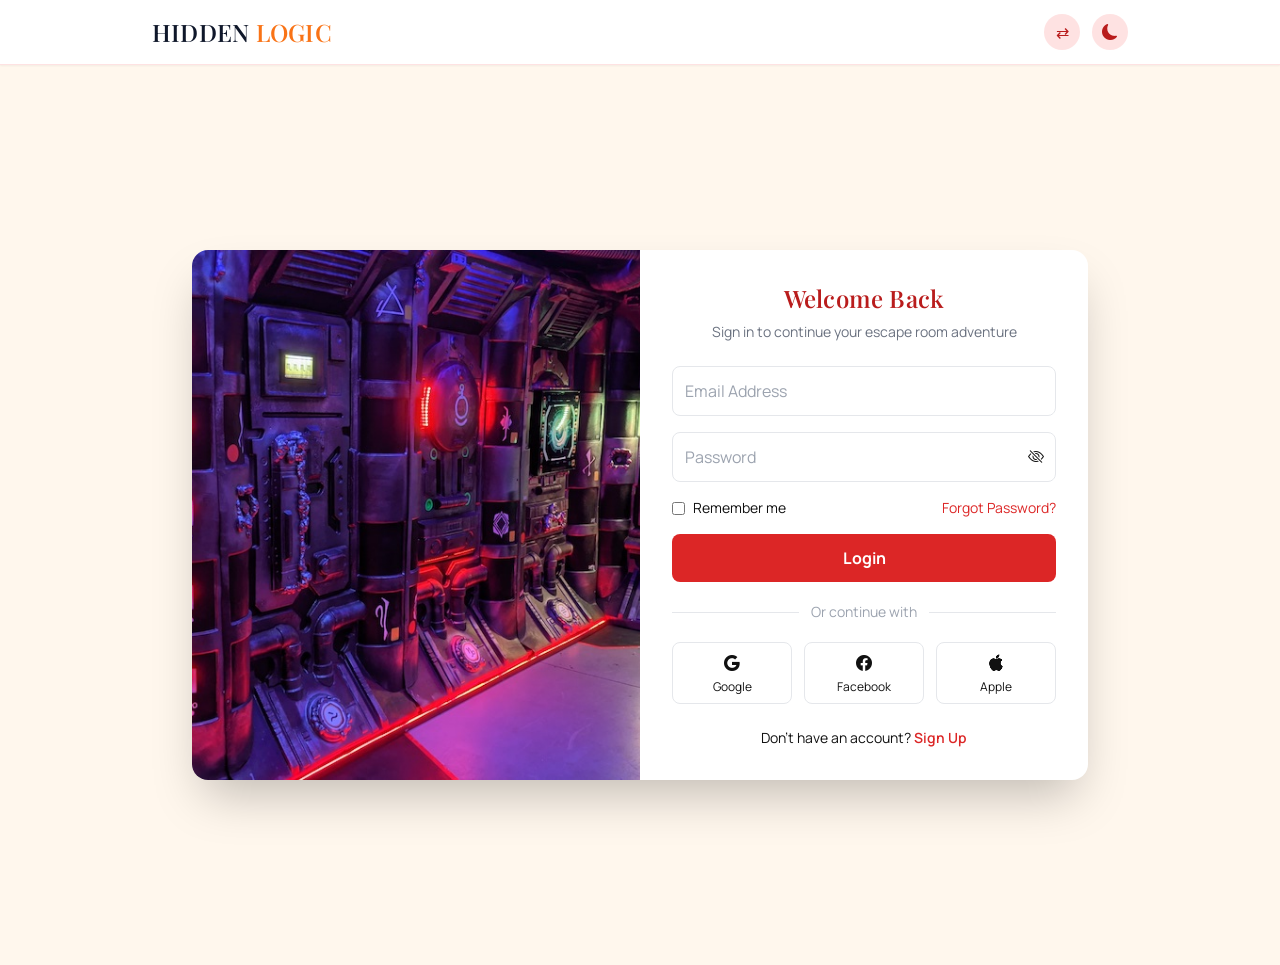
<file: escape/login.html>
<!DOCTYPE html>
<html lang="en" dir="ltr">

<head>
  <meta charset="UTF-8">
  <meta name="viewport" content="width=device-width, initial-scale=1.0">

  <title>Login - Hidden Logic</title>
  <link rel="icon" href="images/logo.jpeg">
  <link rel="preconnect" href="https://fonts.googleapis.com">
  <link rel="preconnect" href="https://fonts.gstatic.com" crossorigin>
  <link
    href="https://fonts.googleapis.com/css2?family=Manrope:wght@300;400;500;600;700&family=Playfair+Display:wght@400;500;600;700;900&display=swap"
    rel="stylesheet">
  <script src="tailwind.js"></script>
  <link rel="stylesheet" href="https://cdn.jsdelivr.net/npm/bootstrap-icons@1.11.3/font/bootstrap-icons.min.css">

  <style>
    :root {
      --bg: #FFF7ED;
      --text: #111;
    }

    [data-theme="dark"] {
      --bg: #000000;
      --text: #ffffff;
    }

    body {
      background: var(--bg);
      color: var(--text);
      font-family: 'Manrope', sans-serif;
      transition: background-color 0.4s ease, color 0.4s ease;
    }

    /* PREMIUM DARK MODE CONTRAST FIXES FOR LOGIN */
    [data-theme="dark"] nav,
    [data-theme="dark"] .bg-white {
      background-color: #000000 !important;
      border-color: #7c2d12 !important;
    }

    [data-theme="dark"] .border-red-100,
    [data-theme="dark"] .border-b,
    [data-theme="dark"] .border {
      border-color: #7c2d12 !important;
    }

    [data-theme="dark"] h1,
    [data-theme="dark"] h1 a,
    [data-theme="dark"] h2,
    [data-theme="dark"] label,
    [data-theme="dark"] span,
    [data-theme="dark"] p {
      color: #ffffff !important;
    }

    [data-theme="dark"] h2 {
      color: #fb923c !important;
    }

    [data-theme="dark"] .text-slate-900 {
      color: #ffffff !important;
    }

    [data-theme="dark"] input {
      background-color: #000000 !important;
      border-color: #7c2d12 !important;
      color: #ffffff !important;
    }

    [data-theme="dark"] input::placeholder {
      color: #6b7280 !important;
    }

    [data-theme="dark"] button.border {
      background-color: #000000 !important;
      border-color: #7c2d12 !important;
      color: #ffffff !important;
    }

    [data-theme="dark"] button.border:hover {
      background-color: rgba(249, 115, 22, 0.15) !important;
    }

    /* Target social login buttons specifically */
    [data-theme="dark"] .flex-1.flex.flex-col.items-center {
      background-color: #000000 !important;
      border-color: #7c2d12 !important;
      color: #ffffff !important;
    }

    [data-theme="dark"] .flex-1.flex.flex-col.items-center:hover {
      background-color: rgba(249, 115, 22, 0.15) !important;
    }

    [data-theme="dark"] #rtlToggle,
    [data-theme="dark"] #theme-toggle {
      background-color: rgba(249, 115, 22, 0.15) !important;
      color: #fb923c !important;
    }

    [data-theme="dark"] #rtlToggle:hover,
    [data-theme="dark"] #theme-toggle:hover {
      background-color: #F97316 !important;
      color: #ffffff !important;
    }

    [data-theme="dark"] img {
      opacity: 0.85;
    }

    /* Global Typography Consistency Overrides */
    h1,
    h2,
    h1 *,
    h2 * {
      font-family: 'Playfair Display', serif !important;
      font-weight: 550 !important;
      letter-spacing: 0.01em;
    }

    h3,
    h4,
    h5,
    h6,
    h3 *,
    h4 *,
    h5 *,
    h6 * {
      font-family: 'Playfair Display', serif !important;
      font-weight: 500 !important;
      letter-spacing: 0.01em;
    }
  </style>
</head>

<body>

  <!-- NAVBAR -->
  <nav class="bg-white shadow-sm border-b border-red-100">
    <div class="max-w-5xl mx-auto px-6 flex justify-between items-center h-16">

      <h1 class="text-2xl text-slate-900  font-bold">
        <a href="index.html">
          HIDDEN <span class="text-[#F97316] font-bold">LOGIC</span>
        </a>
      </h1>

      <div class="flex gap-3">
        <button id="rtlToggle"
          class="w-9 h-9 rounded-full bg-red-100 text-red-700 hover:bg-red-600 hover:text-white transition">
          ⇄
        </button>

        <button id="theme-toggle"
          class="w-9 h-9 rounded-full bg-red-100 text-red-700 hover:bg-red-600 hover:text-white transition">
          <i class="bi bi-moon-fill"></i>
        </button>
      </div>

    </div>
  </nav>

  <!-- MAIN -->
  <div class="flex items-center justify-center min-h-screen px-4 py-10">

    <div class="bg-white shadow-2xl rounded-2xl overflow-hidden w-full max-w-4xl flex">

      <!-- IMAGE (HIDDEN ON MOBILE) -->
      <div class="hidden lg:block lg:w-1/2">
        <img src="images/img2.jpg" class="h-full w-full object-cover">
      </div>

      <!-- FORM -->
      <div class="w-full lg:w-1/2 p-8 flex justify-center">

        <div class="w-full max-w-sm">

          <h2 class="text-2xl font-bold text-center text-red-700 mb-2">
            Welcome Back
          </h2>
          <p class="text-center text-sm text-gray-500 mb-6">
            Sign in to continue your escape room adventure
          </p>

          <form class="space-y-4">

            <input type="email" placeholder="Email Address"
              class="w-full p-3 border rounded-lg focus:ring-2 focus:ring-red-500">

            <!-- PASSWORD -->
            <div class="relative">
              <input type="password" id="pass" placeholder="Password"
                class="w-full p-3 border rounded-lg pr-10 focus:ring-2 focus:ring-red-500">

              <i id="togglePass" class="bi bi-eye-slash absolute right-3 top-1/2 -translate-y-1/2 cursor-pointer"></i>
            </div>

            <div class="flex items-center justify-between text-sm">

              <!-- Remember Me -->
              <label class="flex items-center gap-2">
                <input type="checkbox" class="accent-red-600">
                Remember me
              </label>

              <!-- Forgot Password -->
              <a href="#" class="text-red-600 hover:underline">
                Forgot Password?
              </a>

            </div>

            <button class="w-full bg-red-600 hover:bg-red-700 text-white py-3 rounded-lg font-bold">
              Login
            </button>

          </form>

          <!-- DIVIDER -->
          <div class="flex items-center my-5">
            <div class="flex-1 h-px bg-gray-200"></div>
            <span class="px-3 text-sm text-gray-400">Or continue with</span>
            <div class="flex-1 h-px bg-gray-200"></div>
          </div>

          <!-- SOCIAL -->
          <div class="flex justify-between gap-3">

            <button class="flex-1 flex flex-col items-center py-2 border rounded-lg hover:bg-red-100">
              <i class="bi bi-google"></i>
              <span class="text-xs mt-1">Google</span>
            </button>

            <button class="flex-1 flex flex-col items-center py-2 border rounded-lg hover:bg-red-100">
              <i class="bi bi-facebook"></i>
              <span class="text-xs mt-1">Facebook</span>
            </button>

            <button class="flex-1 flex flex-col items-center py-2 border rounded-lg hover:bg-red-100">
              <i class="bi bi-apple"></i>
              <span class="text-xs mt-1">Apple</span>
            </button>

          </div>

          <!-- SIGNUP -->
          <p class="text-center mt-6 text-sm">
            Don’t have an account?
            <a href="sign.html" class="text-red-600 font-semibold">Sign Up</a>
          </p>

        </div>
      </div>

    </div>
  </div>

  <!-- SCRIPT -->
  <script>

    // Initialise RTL toggle
    rtlToggle.onclick = () => {
      document.documentElement.dir =
        document.documentElement.dir === "rtl" ? "ltr" : "rtl";
    };

    // Initialise Theme toggle with localStorage syncing
    const btn = document.getElementById("theme-toggle");

    function applyTheme(theme) {
      document.documentElement.setAttribute("data-theme", theme);
      localStorage.setItem("theme", theme);

      // Update theme toggle icon
      if (theme === "dark") {
        btn.innerHTML = `<i class="bi bi-brightness-high-fill"></i>`;
      } else {
        btn.innerHTML = `<i class="bi bi-moon-fill"></i>`;
      }
    }

    // Set theme on initial load
    const savedTheme = localStorage.getItem("theme") || "light";
    applyTheme(savedTheme);

    // Toggle button click listener
    btn.onclick = () => {
      const currentTheme = document.documentElement.getAttribute("data-theme") || "light";
      const nextTheme = currentTheme === "dark" ? "light" : "dark";
      applyTheme(nextTheme);
    };

    // Password visibility toggle
    const icon = document.getElementById("togglePass");
    const pass = document.getElementById("pass");

    icon.onclick = () => {
      pass.type = pass.type === "password" ? "text" : "password";
      icon.classList.toggle("bi-eye");
      icon.classList.toggle("bi-eye-slash");
    };

  </script>

</body>

</html>
</file>
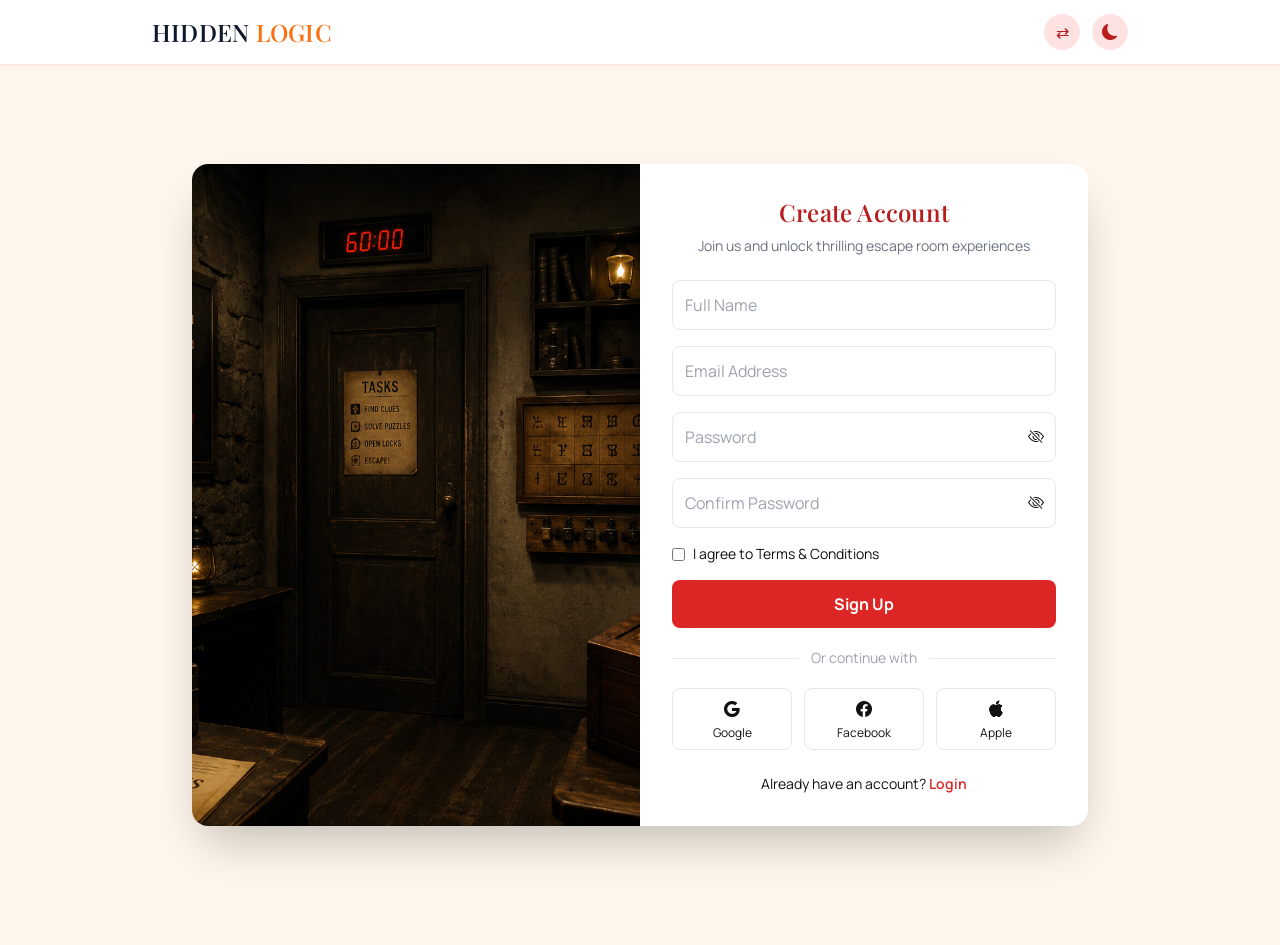
<file: escape/sign.html>
<!DOCTYPE html>
<html lang="en" dir="ltr">

<head>
  <meta charset="UTF-8">
  <meta name="viewport" content="width=device-width, initial-scale=1.0">

  <title>Sign Up - Hidden Logic</title>
  <link rel="icon" href="images/logo.jpeg">
  <link rel="preconnect" href="https://fonts.googleapis.com">
  <link rel="preconnect" href="https://fonts.gstatic.com" crossorigin>
  <link
    href="https://fonts.googleapis.com/css2?family=Manrope:wght@300;400;500;600;700&family=Playfair+Display:wght@400;500;600;700;900&display=swap"
    rel="stylesheet">
  <script src="tailwind.js"></script>
  <link rel="stylesheet" href="https://cdn.jsdelivr.net/npm/bootstrap-icons@1.11.3/font/bootstrap-icons.min.css">

  <style>
    :root {
      --bg: #FFF7ED;
      --text: #111;
    }

    [data-theme="dark"] {
      --bg: #000000;
      --text: #ffffff;
    }

    body {
      background: var(--bg);
      color: var(--text);
      font-family: 'Manrope', sans-serif;
      transition: background-color 0.4s ease, color 0.4s ease;
    }

    /* PREMIUM DARK MODE CONTRAST FIXES FOR SIGN UP */
    [data-theme="dark"] nav,
    [data-theme="dark"] .bg-white {
      background-color: #000000 !important;
      border-color: #7c2d12 !important;
    }

    [data-theme="dark"] .border-red-100,
    [data-theme="dark"] .border-b,
    [data-theme="dark"] .border {
      border-color: #7c2d12 !important;
    }

    [data-theme="dark"] h1,
    [data-theme="dark"] h1 a,
    [data-theme="dark"] label,
    [data-theme="dark"] span,
    [data-theme="dark"] p {
      color: #ffffff !important;
    }

    [data-theme="dark"] .text-slate-900 {
      color: #ffffff !important;
    }

    [data-theme="dark"] input {
      background-color: #000000 !important;
      border-color: #7c2d12 !important;
      color: #ffffff !important;
    }

    [data-theme="dark"] input::placeholder {
      color: #6b7280 !important;
    }

    [data-theme="dark"] button.border {
      background-color: #000000 !important;
      border-color: #7c2d12 !important;
      color: #ffffff !important;
    }

    [data-theme="dark"] button.border:hover {
      background-color: rgba(249, 115, 22, 0.15) !important;
    }

    [data-theme="dark"] #rtlToggle,
    [data-theme="dark"] #theme-toggle {
      background-color: rgba(249, 115, 22, 0.15) !important;
      color: #fb923c !important;
    }

    [data-theme="dark"] #rtlToggle:hover,
    [data-theme="dark"] #theme-toggle:hover {
      background-color: #F97316 !important;
      color: #ffffff !important;
    }

    [data-theme="dark"] img {
      opacity: 0.85;
    }

    /* Global Typography Consistency Overrides */
    h1,
    h2,
    h1 *,
    h2 * {
      font-family: 'Playfair Display', serif !important;
      font-weight: 550 !important;
      letter-spacing: 0.01em;
    }

    h3,
    h4,
    h5,
    h6,
    h3 *,
    h4 *,
    h5 *,
    h6 * {
      font-family: 'Playfair Display', serif !important;
      font-weight: 500 !important;
      letter-spacing: 0.01em;
    }
  </style>
</head>

<body>

  <!-- NAVBAR -->
  <nav class="bg-white shadow-sm border-b border-red-100">
    <div class="max-w-5xl mx-auto px-6 flex justify-between items-center h-16">

      <h1 class="text-2xl text-slate-900  font-bold">
        <a href="index.html">
          HIDDEN <span class="text-[#F97316] font-bold">LOGIC</span>
        </a>
      </h1>

      <div class="flex gap-3">
        <button id="rtlToggle"
          class="w-9 h-9 rounded-full bg-red-100 text-red-700 hover:bg-red-600 hover:text-white transition">
          ⇄
        </button>

        <button id="theme-toggle"
          class="w-9 h-9 rounded-full bg-red-100 text-red-700 hover:bg-red-600 hover:text-white transition">
          <i class="bi bi-moon-fill"></i>
        </button>
      </div>

    </div>
  </nav>

  <!-- MAIN -->
  <div class="flex items-center justify-center min-h-screen px-4 py-10 mt-[-20px]">

    <div class="bg-white shadow-2xl rounded-2xl overflow-hidden w-full max-w-4xl flex">

      <!-- IMAGE (HIDDEN ON MOBILE) -->
      <div class="hidden lg:block lg:w-1/2">
        <img src="images/bg3.avif" class="h-full w-full object-cover">
      </div>

      <!-- FORM -->
      <div class="w-full lg:w-1/2 p-8 flex justify-center">

        <div class="w-full max-w-sm">

          <h2 class="text-2xl font-bold text-center text-red-700 mb-2">
            Create Account
          </h2>
          <p class="text-center text-sm text-gray-500 mb-6">
            Join us and unlock thrilling escape room experiences
          </p>

          <form class="space-y-4">

            <input type="text" placeholder="Full Name"
              class="w-full p-3 border rounded-lg focus:ring-2 focus:ring-red-500">

            <input type="email" placeholder="Email Address"
              class="w-full p-3 border rounded-lg focus:ring-2 focus:ring-red-500">

            <!-- PASSWORD -->
            <div class="relative">
              <input type="password" id="pass" placeholder="Password"
                class="w-full p-3 border rounded-lg pr-10 focus:ring-2 focus:ring-red-500">
              <i id="togglePass" class="bi bi-eye-slash absolute right-3 top-1/2 -translate-y-1/2 cursor-pointer"></i>
            </div>

            <!-- CONFIRM -->
            <div class="relative">
              <input type="password" id="cpass" placeholder="Confirm Password"
                class="w-full p-3 border rounded-lg pr-10 focus:ring-2 focus:ring-red-500">
              <i id="toggleCPass" class="bi bi-eye-slash absolute right-3 top-1/2 -translate-y-1/2 cursor-pointer"></i>
            </div>

            <!-- TERMS -->
            <label class="flex items-center gap-2 text-sm">
              <input type="checkbox" class="accent-red-600">
              I agree to Terms & Conditions
            </label>

            <button class="w-full bg-red-600 hover:bg-red-700 text-white py-3 rounded-lg font-bold">
              Sign Up
            </button>

          </form>

          <!-- DIVIDER -->
          <div class="flex items-center my-5">
            <div class="flex-1 h-px bg-gray-200"></div>
            <span class="px-3 text-sm text-gray-400">Or continue with</span>
            <div class="flex-1 h-px bg-gray-200"></div>
          </div>

          <!-- SOCIAL ROW ICONS -->
          <div class="flex justify-between gap-3">

            <button class="flex-1 flex flex-col items-center py-2 border rounded-lg hover:bg-red-100">
              <i class="bi bi-google"></i>
              <span class="text-xs mt-1">Google</span>
            </button>

            <button class="flex-1 flex flex-col items-center py-2 border rounded-lg hover:bg-red-100">
              <i class="bi bi-facebook"></i>
              <span class="text-xs mt-1">Facebook</span>
            </button>

            <button class="flex-1 flex flex-col items-center py-2 border rounded-lg hover:bg-red-100">
              <i class="bi bi-apple"></i>
              <span class="text-xs mt-1">Apple</span>
            </button>

          </div>

          <!-- LOGIN -->
          <p class="text-center mt-6 text-sm">
            Already have an account?
            <a href="login.html" class="text-red-600 font-semibold">Login</a>
          </p>

        </div>
      </div>

    </div>
  </div>

  <!-- SCRIPT -->
  <script>

    // Initialise RTL toggle
    rtlToggle.onclick = () => {
      document.documentElement.dir =
        document.documentElement.dir === "rtl" ? "ltr" : "rtl";
    };

    // Initialise Theme toggle with localStorage syncing
    const btn = document.getElementById("theme-toggle");

    function applyTheme(theme) {
      document.documentElement.setAttribute("data-theme", theme);
      localStorage.setItem("theme", theme);

      // Update theme toggle icon
      if (theme === "dark") {
        btn.innerHTML = `<i class="bi bi-brightness-high-fill"></i>`;
      } else {
        btn.innerHTML = `<i class="bi bi-moon-fill"></i>`;
      }
    }

    // Set theme on initial load
    const savedTheme = localStorage.getItem("theme") || "light";
    applyTheme(savedTheme);

    // Toggle button click listener
    btn.onclick = () => {
      const currentTheme = document.documentElement.getAttribute("data-theme") || "light";
      const nextTheme = currentTheme === "dark" ? "light" : "dark";
      applyTheme(nextTheme);
    };

    // Password fields visibility togglers
    function toggle(id, input) {
      const icon = document.getElementById(id);
      const field = document.getElementById(input);

      icon.onclick = () => {
        field.type = field.type === "password" ? "text" : "password";
        icon.classList.toggle("bi-eye");
        icon.classList.toggle("bi-eye-slash");
      };
    }

    toggle("togglePass", "pass");
    toggle("toggleCPass", "cpass");

  </script>

</body>

</html>
</file>
